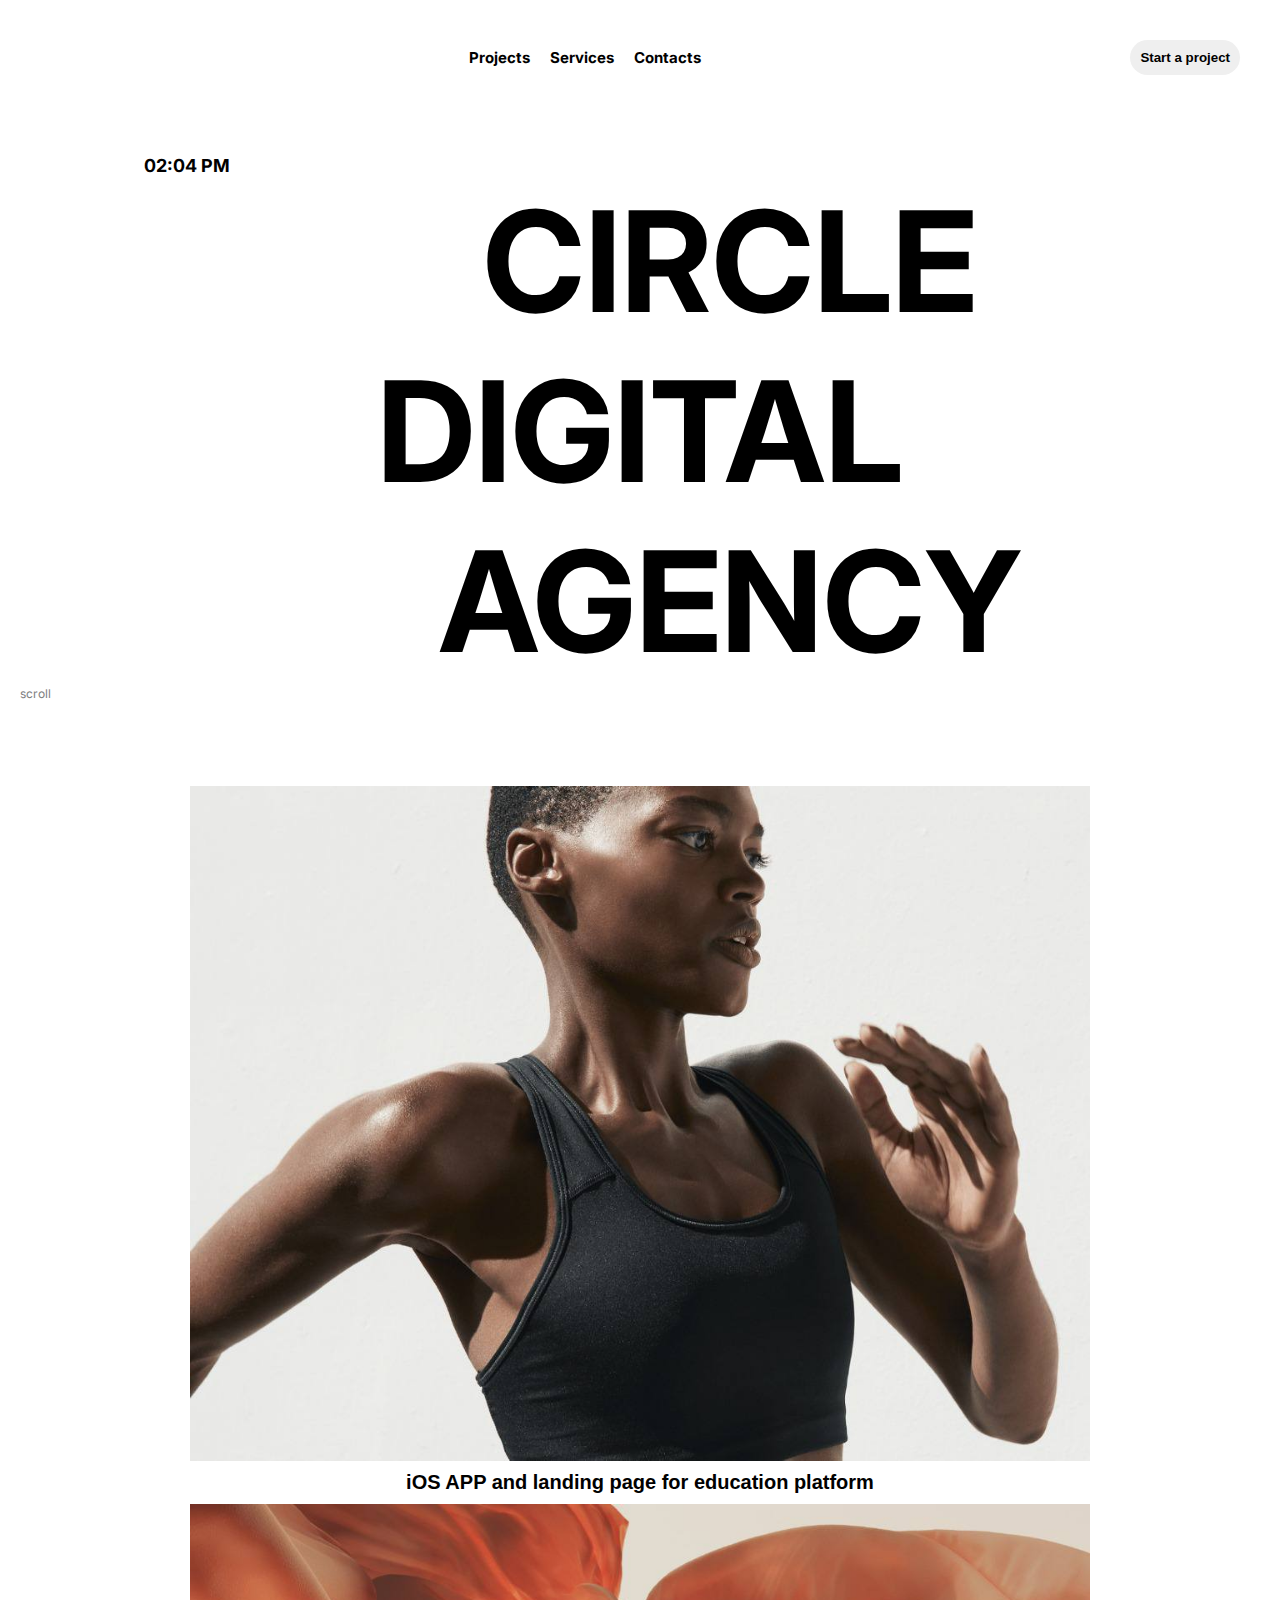
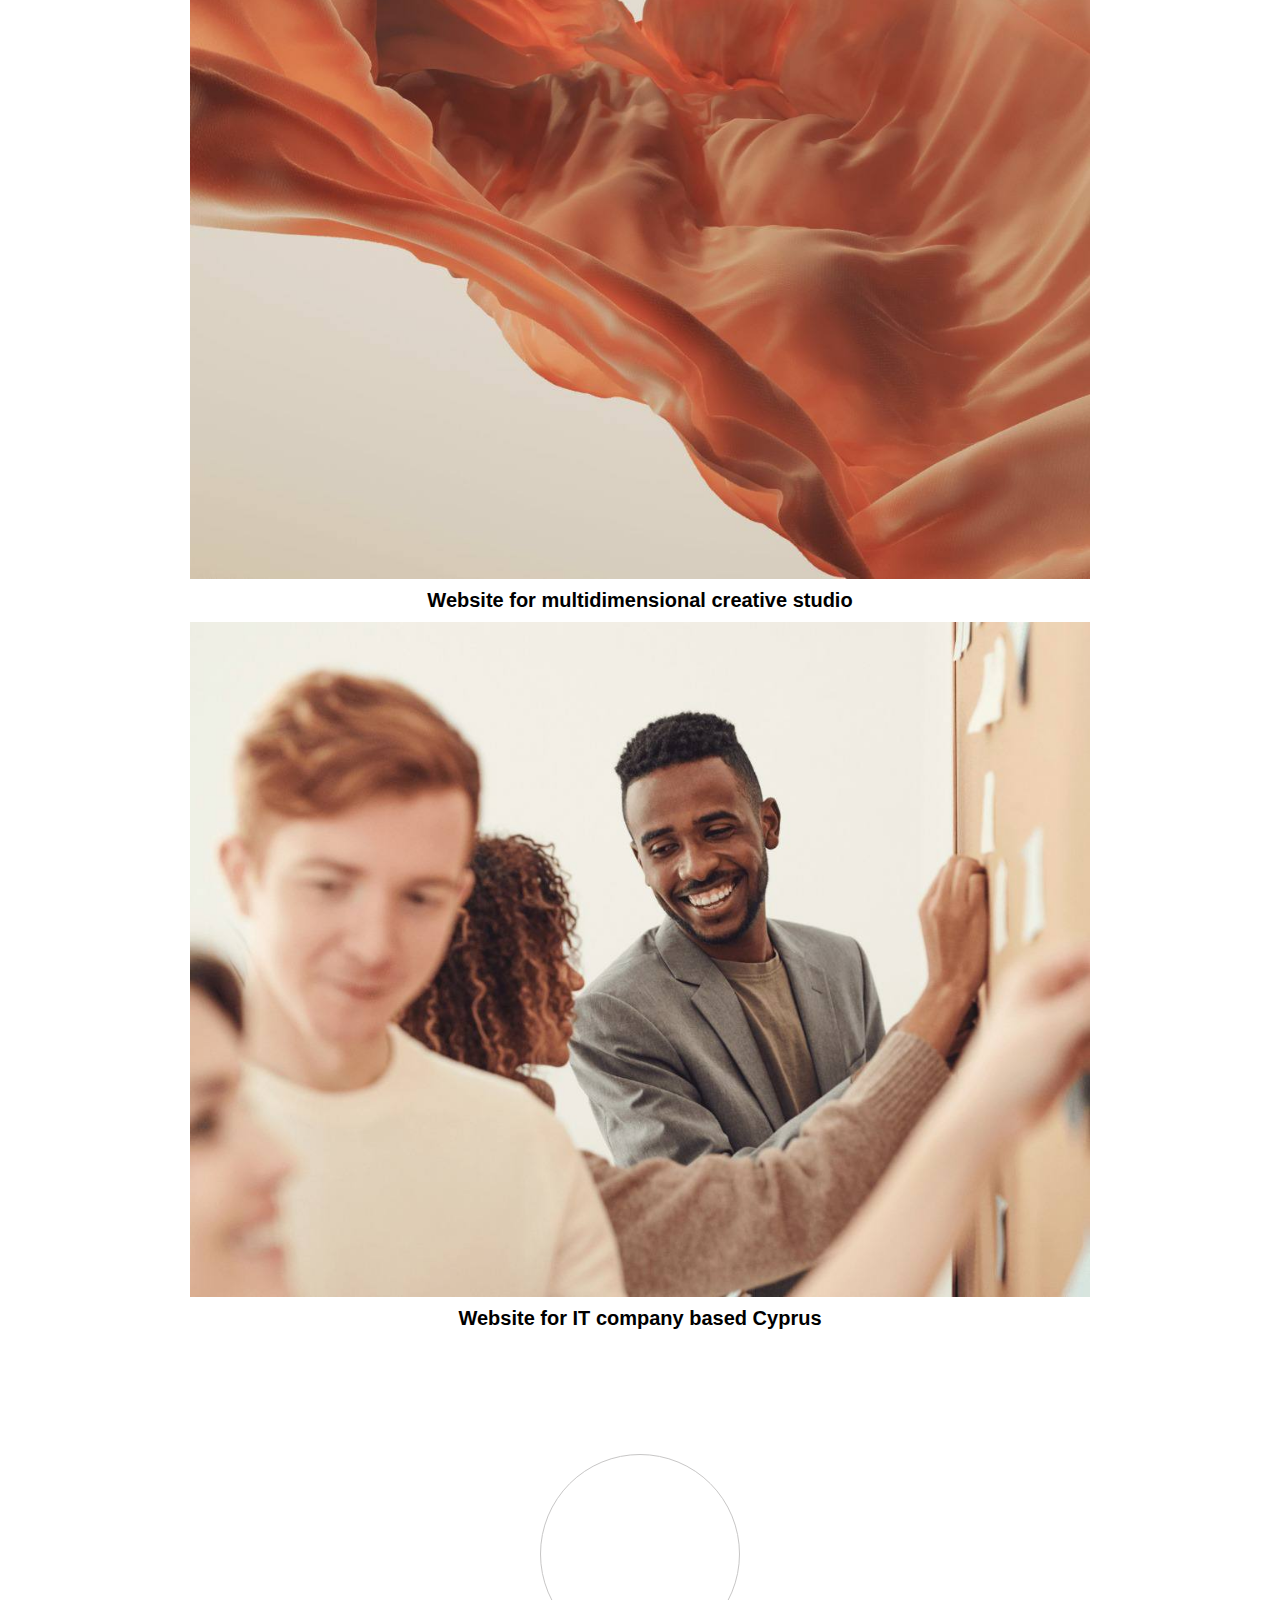
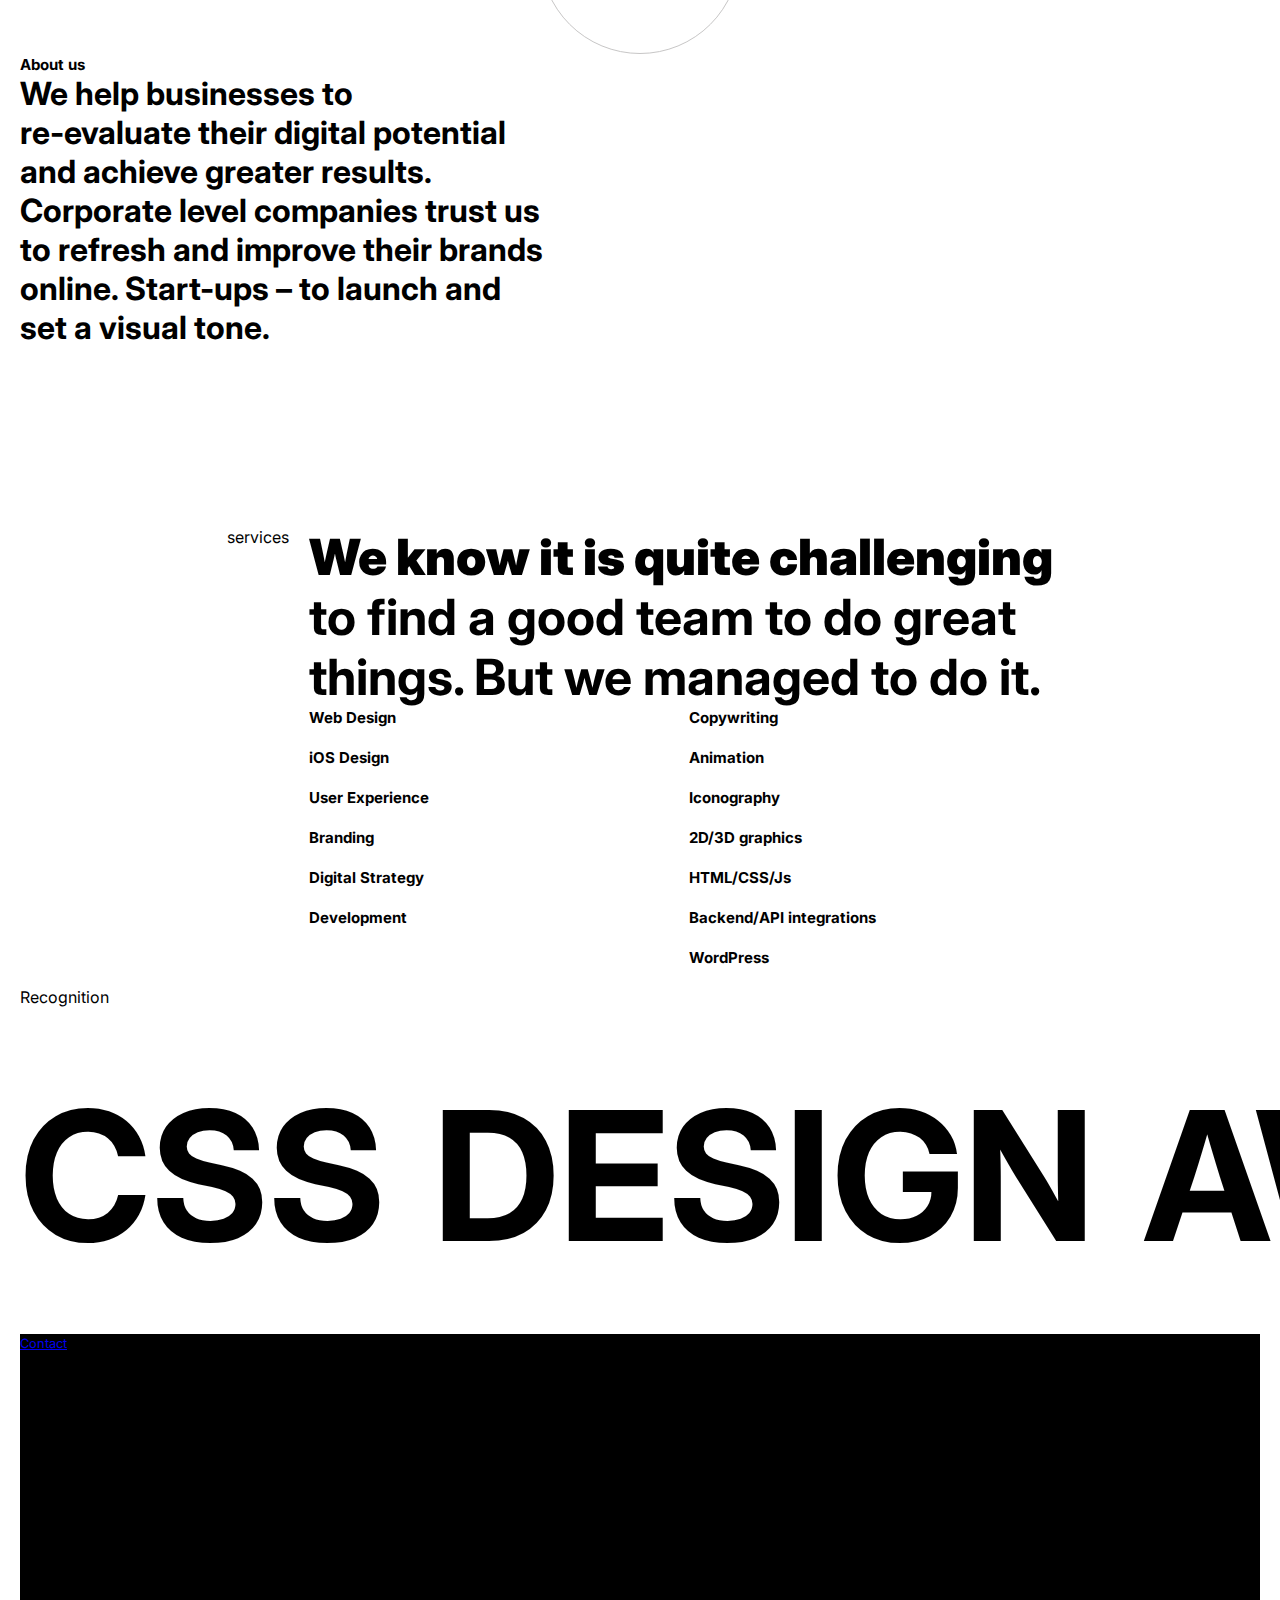
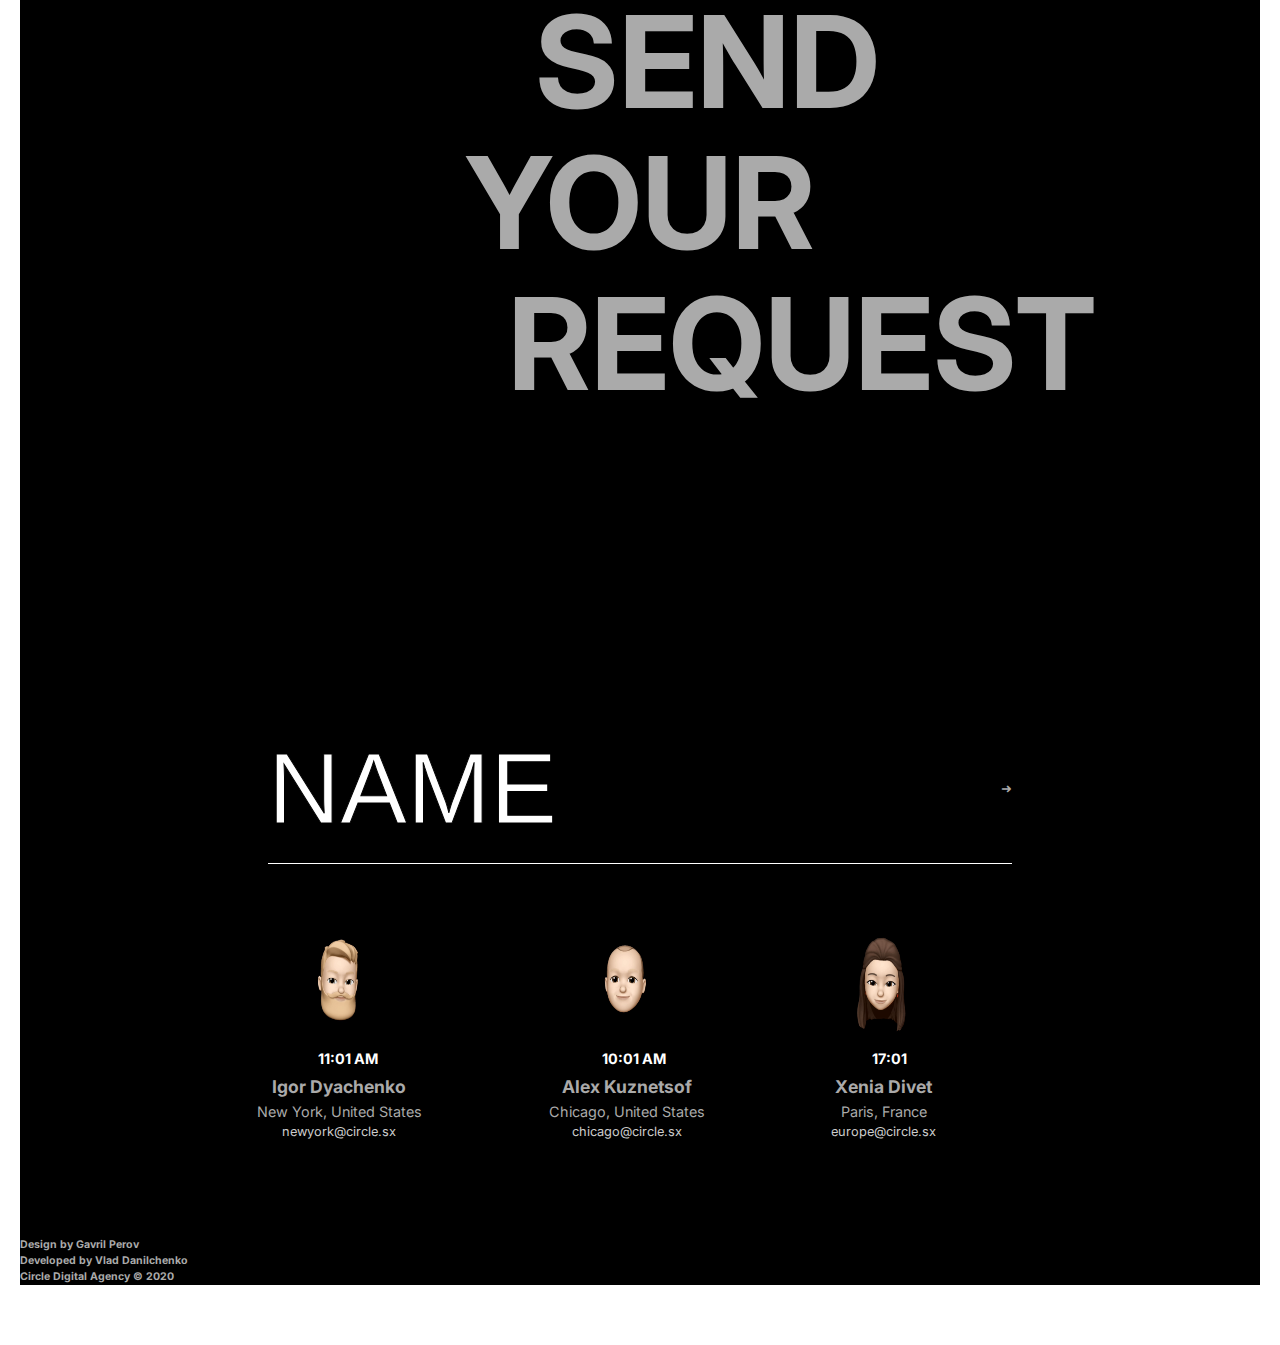
<file: index.html>
<!DOCTYPE html>
<html lang="en">
<head>
  <meta charset="UTF-8" />
  <meta name="viewport" content="width=device-width, initial-scale=1.0" />
  <title>Circle Digital Agency</title>
  <link rel="stylesheet" href="style.css" />

</head>
<body>
  <header>
    <div class="left-section">
      <div class="logo"><svg xmlns="http://www.w3.org/2000/svg" height="24px" viewBox="0 -960 960 960" width="24px" fill="#1f1f1f"><path d="M480-80q-83 0-156-31.5T197-197q-54-54-85.5-127T80-480q0-83 31.5-156T197-763q54-54 127-85.5T480-880q83 0 156 31.5T763-763q54 54 85.5 127T880-480q0 83-31.5 156T763-197q-54 54-127 85.5T480-80Zm0-80q133 0 226.5-93.5T800-480q0-133-93.5-226.5T480-800q-133 0-226.5 93.5T160-480q0 133 93.5 226.5T480-160Zm0-160q-66 0-113-47t-47-113q0-66 47-113t113-47q66 0 113 47t47 113q0 66-47 113t-113 47Z"/></svg></div>
    
    </div>
    <nav class="menu">
      <a href="#">Projects</a>
      <a href="#">Services</a>
      <a href="#">Contacts</a>
    </nav>
    <div class="btn">
      <button class="start-btn">Start a project</button>
    </div>
  </header><br><br><br>

  <main>
    <div class="time">02:04 PM</div>
    <h1 class="main-title">
      &nbsp;&nbsp;&nbsp;&nbsp;&nbsp;&nbsp;CIRCLE<br />
    DIGITAL<br />
      &nbsp;&nbsp;&nbsp;&nbsp;&nbsp;&nbsp;AGENCY
    </h1>
    <div class="scroll">scroll</div>
    <h2 class="city-switch">
  <span>EUROPE</span>
  <span>NEW YORK</span>
  <span>CHICAGO</span>
</h2>
<!-- cherif -->
 <div class="image1">
        <img src="image/image 1.jpg" alt="">
        <p>iOS APP and landing page for education platform</p>
    </div>
    <div class="image2">
        <img src="image/image 2.jpg" alt="">
        <p>Website for multidimensional creative studio</p>
    </div>
    <div class="image3">
        <img src="image/image 3.jpg" alt="">
        <p>Website for IT company based Cyprus</p>
    </div>
    <div class="circle-5">
        <!-- <p><br><br><br><br>+5</p> -->
    </div>

<!-- laye -->
  <nav>
    <div class="circle"></div>
    <a href="#" class="about-link">About us</a>
  </nav>

  <main>
    <h1>
      We help businesses to<br>
      re-evaluate their digital potential<br>
      and achieve greater results.<br>
      Corporate level companies trust us<br>
      to refresh and improve their brands<br>
      online. Start-ups – to launch and<br>
      set a visual tone.
    </h1>
   <div class="logo-container">
  <div class="logo-slot">
    <img src="logo 1/lg-seeklogo.png" alt="LG" class="logo first">
    <img src="logo2/image-removebg-preview (5).png" alt="BMW" class="logo second">
  </div>
  <div class="logo-slot">
    <img src="logo 1/Capture d’écran 2025-06-18 171742.png" alt="Opploans" class="logo first">
    <img src="logo2/image-removebg-preview (6).png" alt="Amazon" class="logo second">
  </div>
  <div class="logo-slot">
    <img src="logo 1/Capture d’écran 2025-06-18 171232.png" alt="Adobe" class="logo first">
    <img src="logo2/image-removebg-preview (8).png" alt="Apple" class="logo second">
  </div>
  <div class="logo-slot">
    <img src="logo 1/Capture d’écran 2025-06-18 172158.png" alt="Barclays" class="logo first">
    <img src="logo2/image-removebg-preview (7).png" alt="Google" class="logo second">
  </div>
</div>
  </main>
  <!-- maleye -->
   
   <div class="parent">
    <a>services</a>
    <div class="gora">
    <div class="partie1">
               <p> <b>We know it is quite challenging </b>
            <br>to find a good team to do great
            <br> things. But we managed to do it.</p>
    </div>
    <div class="partie2">
        <div class="saliou">
           
                <a>Web Design</a><br><br>
                <a>iOS Design</a><br><br>
                <a>User Experience</a><br><br>
                <a>Branding</a><br><br>
                <a>Digital Strategy</a><br><br>
                <a>Development </a><br><br>
        </div>
        <div class="maleye">
            
            <a>Copywriting</a><br><br>
            <a>Animation</a><br><br>
            <a>Iconography</a><br><br>
            <a>2D/3D graphics</a><br><br>
            <a>HTML/CSS/Js</a><br><br>
            <a>Backend/API integrations</a><br><br>
            <a>WordPress</a><br><br>
        </div>
    </div>
    </div>
    </div>
  

    <!-- habibatou -->
     <p>Recognition</p><br><br><br>
    <div class="texte-en-block">
        <div class="content">
            <div class="texte">
                
                    <h1>CSS</h1>
                
            </div>
            <div class="texte">
                
                    <h1>DESIGN</h1>
                
            </div>
            <div class="texte">
                    <h1>AWARDS</h1>
            </div>
            <div class="chiffre">
                    <h1>X7</h1>
            </div>
            <div class="texte">
                    <h1>AWWWARDS</h1>
            </div>
            <div class="chiffre">
                    <h1>X6</h1>
            </div>
            <div class="texte">
                    <h1>BEHANCE</h1>
            </div>
            <div class="chiffre">
                    <h1>X17</h1>
            </div>
        </div>
    </div>

<!-- khady -->
 <footer>
        <a href="#" class="contact-link">Contact</a>
  
    
      <section class="hero">
        <h1>
          &nbsp;&nbsp;&nbsp; &nbsp;SEND<br />
           YOUR<br />
           &nbsp;&nbsp;&nbsp;&nbsp;&nbsp;&nbsp;&nbsp;&nbsp;&nbsp;&nbsp;&nbsp;&nbsp;REQUEST
        </h1>
      </section>
    
      <section class="team-section">
        <div class="team-header">
          <h2 class="name">Name</h2>
          <div class="arrow">➜</div>
        </div><br><br>
    
    
        <div class="team">
          <div class="member">
            <img src="avatar/Igor.gif" alt="GIF local">
    
            <p class="time">11:01 AM</p>
            <h3>Igor Dyachenko</h3>
            <p>New York, United States</p>
            <p class="email">newyork@circle.sx</p>
          </div>
          <div class="member">
            <img src="avatar/Alex.gif" alt="GIF local">
    
            <p class="time">10:01 AM</p>
            <h3>Alex Kuznetsof</h3>
            <p>Chicago, United States</p>
            <p class="email">chicago@circle.sx</p>
          </div>
          <div class="member">
            <img src="avatar/Xenia.gif" alt="GIF local">
    
            <p class="time">17:01</p>
            <h3>Xenia Divet</h3>
            <p>Paris, France</p>
            <p class="email">europe@circle.sx</p>
          </div>
        </div>
      </section><br><br><br><br><br>
    
      
        <h5>Design by Gavril Perov</h5>
        <h5>Developed by Vlad Danilchenko</h5>
        <h5>Circle Digital Agency © 2020</h5>
      </footer><br><br>
</body>
</html>
</file>
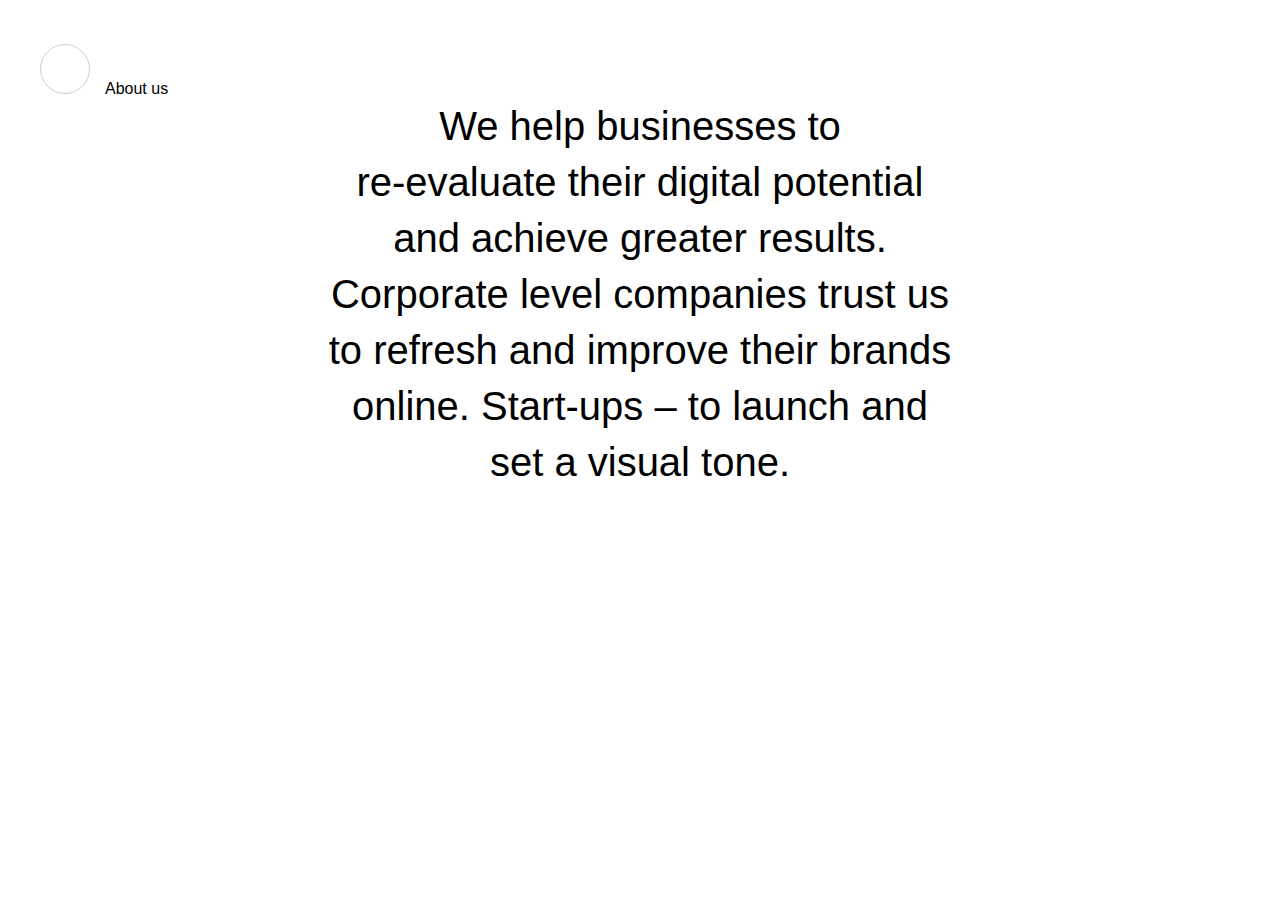
<file: about us.html>
<!DOCTYPE html>
<html lang="en">
<head>
    <meta charset="UTF-8">
    <meta name="viewport" content="width=device-width, initial-scale=1.0">
    <link rel="stylesheet" href="about us.css">
    <title>Document</title>
    
</head>
<body>
    <nav>
    <div class="circle"></div>
    <a href="#" class="about-link">About us</a>
  </nav>

  <main>
    <h1>
      We help businesses to<br>
      re-evaluate their digital potential<br>
      and achieve greater results.<br>
      Corporate level companies trust us<br>
      to refresh and improve their brands<br>
      online. Start-ups – to launch and<br>
      set a visual tone.
    </h1>
   <div class="logo-container">
  <div class="logo-slot">
    <img src="logo 1/lg-seeklogo.png" alt="LG" class="logo first">
    <img src="logo2/image-removebg-preview (5).png" alt="BMW" class="logo second">
  </div>
  <div class="logo-slot">
    <img src="logo 1/Capture d’écran 2025-06-18 171742.png" alt="Opploans" class="logo first">
    <img src="logo2/image-removebg-preview (6).png" alt="Amazon" class="logo second">
  </div>
  <div class="logo-slot">
    <img src="logo 1/Capture d’écran 2025-06-18 171232.png" alt="Adobe" class="logo first">
    <img src="logo2/image-removebg-preview (8).png" alt="Apple" class="logo second">
  </div>
  <div class="logo-slot">
    <img src="logo 1/Capture d’écran 2025-06-18 172158.png" alt="Barclays" class="logo first">
    <img src="logo2/image-removebg-preview (7).png" alt="Google" class="logo second">
  </div>
</div>


  </main>
</body>
</html>
</file>
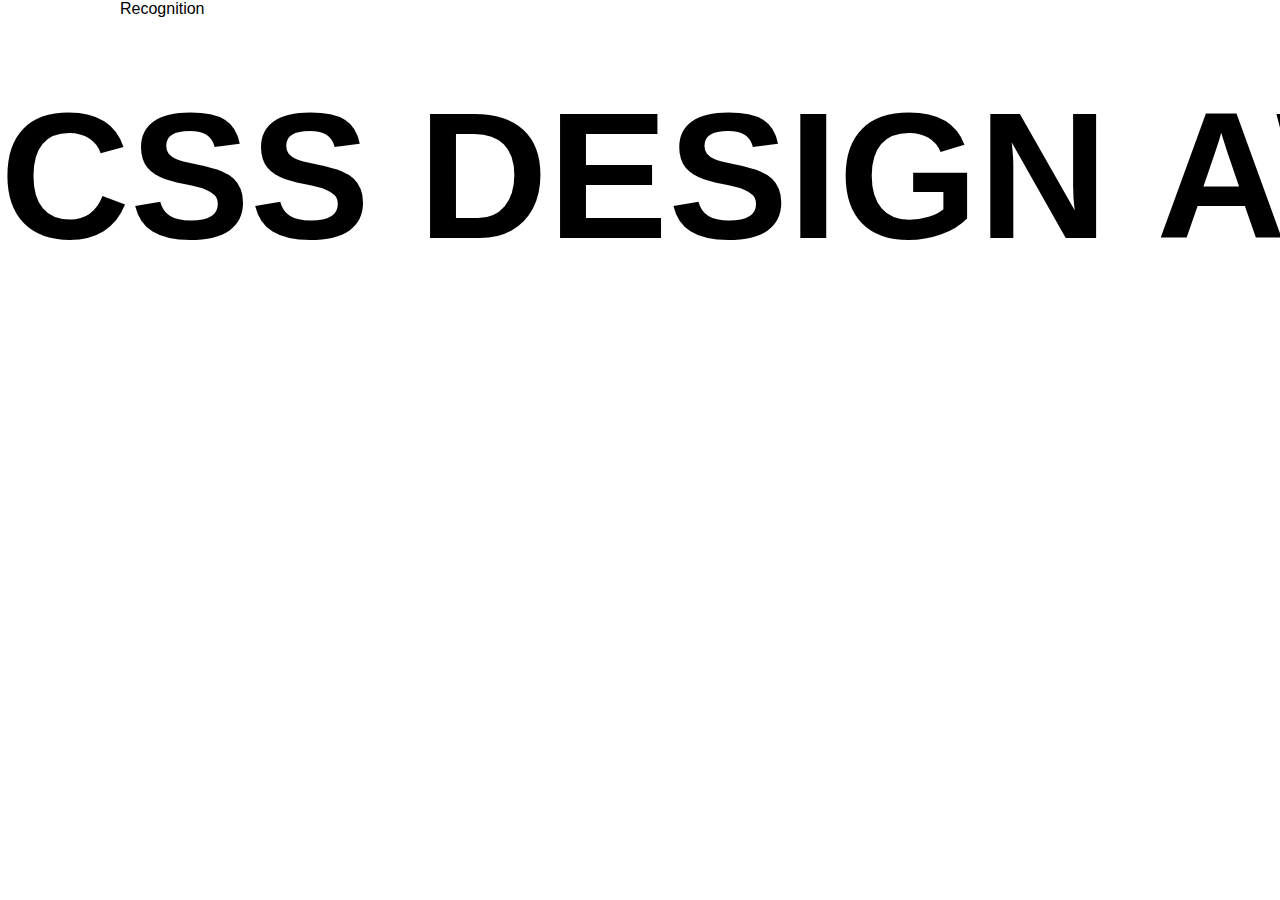
<file: design.html>
<!DOCTYPE html>
<html lang="en">

<head>
    <meta charset="UTF-8">
    <meta name="viewport" content="width=device-width, initial-scale=1.0">
    <link rel="stylesheet" href="design.css">
    <title>Document</title>
</head>

<body>
    <p>Recognition</p><br><br><br>
    <div class="texte-en-block">
        <div class="content">
            <div class="texte">
                
                    <h1>CSS</h1>
                
            </div>
            <div class="texte">
                
                    <h1>DESIGN</h1>
                
            </div>
            <div class="texte">
                    <h1>AWARDS</h1>
            </div>
            <div class="chiffre">
                    <h1>X7</h1>
            </div>
            <div class="texte">
                    <h1>AWWWARDS</h1>
            </div>
            <div class="chiffre">
                    <h1>X6</h1>
            </div>
            <div class="texte">
                    <h1>BEHANCE</h1>
            </div>
            <div class="chiffre">
                    <h1>X17</h1>
            </div>
        </div>
    </div>

</body>

</html>
</file>
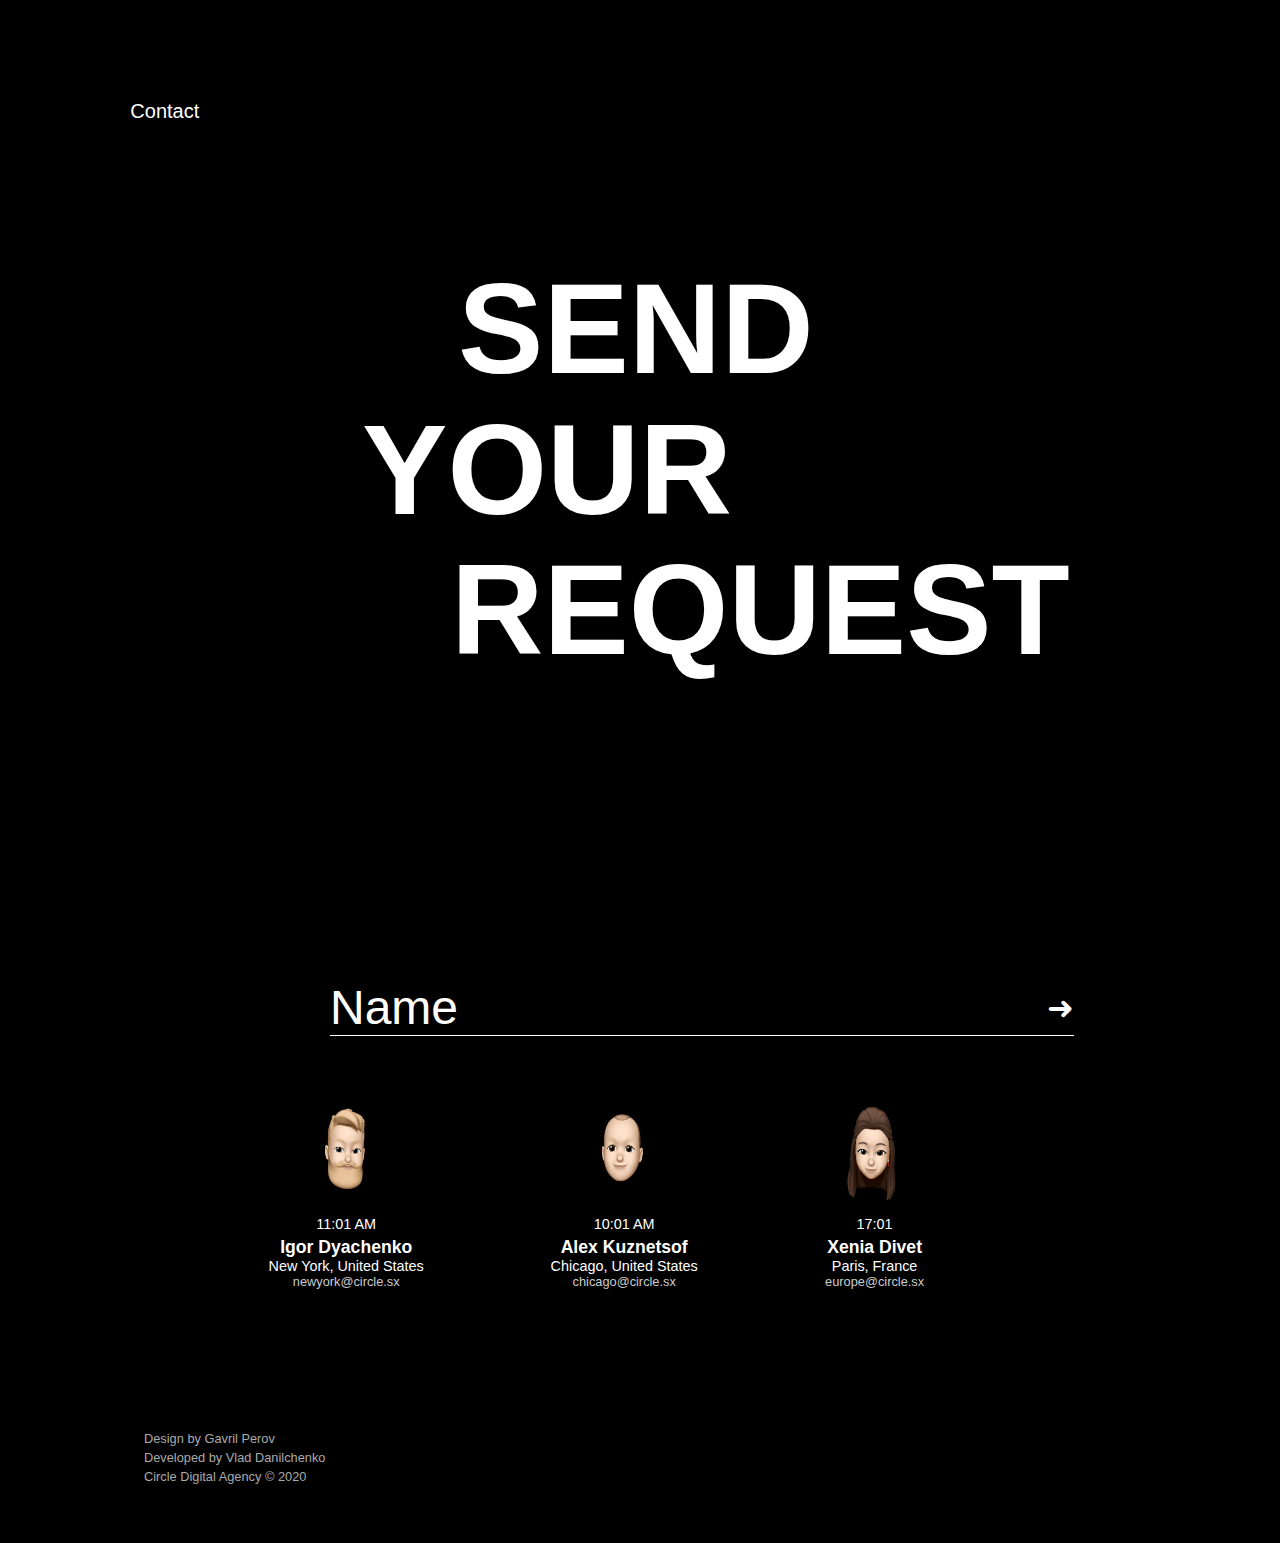
<file: footer.html>
<!DOCTYPE html>
<html lang="en">
<head>
    <meta charset="UTF-8">
    <meta name="viewport" content="width=device-width, initial-scale=1.0">
    <link rel="stylesheet" href="footer.css">
    <title>Document</title>
</head>
<body>
    <header>
        <a href="#" class="contact-link">Contact</a>
      </header>
    
      <section class="hero">
        <h1>
          &nbsp;&nbsp;&nbsp; &nbsp;SEND<br />
           YOUR<br />
           &nbsp;&nbsp;&nbsp;&nbsp;&nbsp;&nbsp;&nbsp;&nbsp;&nbsp;&nbsp;&nbsp;&nbsp;REQUEST
        </h1>
      </section>
    
      <section class="team-section">
        <div class="team-header">
          <h2>Name</h2>
          <div class="arrow">➜</div>
        </div><br><br>
    
    
        <div class="team">
          <div class="member">
            <img src="avatar/Igor.gif" alt="GIF local">
    
            <p class="time">11:01 AM</p>
            <h3>Igor Dyachenko</h3>
            <p>New York, United States</p>
            <p class="email">newyork@circle.sx</p>
          </div>
          <div class="member">
            <img src="avatar/Alex.gif" alt="GIF local">
    
            <p class="time">10:01 AM</p>
            <h3>Alex Kuznetsof</h3>
            <p>Chicago, United States</p>
            <p class="email">chicago@circle.sx</p>
          </div>
          <div class="member">
            <img src="avatar/Xenia.gif" alt="GIF local">
    
            <p class="time">17:01</p>
            <h3>Xenia Divet</h3>
            <p>Paris, France</p>
            <p class="email">europe@circle.sx</p>
          </div>
        </div>
      </section><br><br><br><br><br>
    
      <footer>
        <p>Design by Gavril Perov</p>
        <p>Developed by Vlad Danilchenko</p>
        <p>Circle Digital Agency © 2020</p>
      </footer><br><br>
    
</body>
</html>
</file>
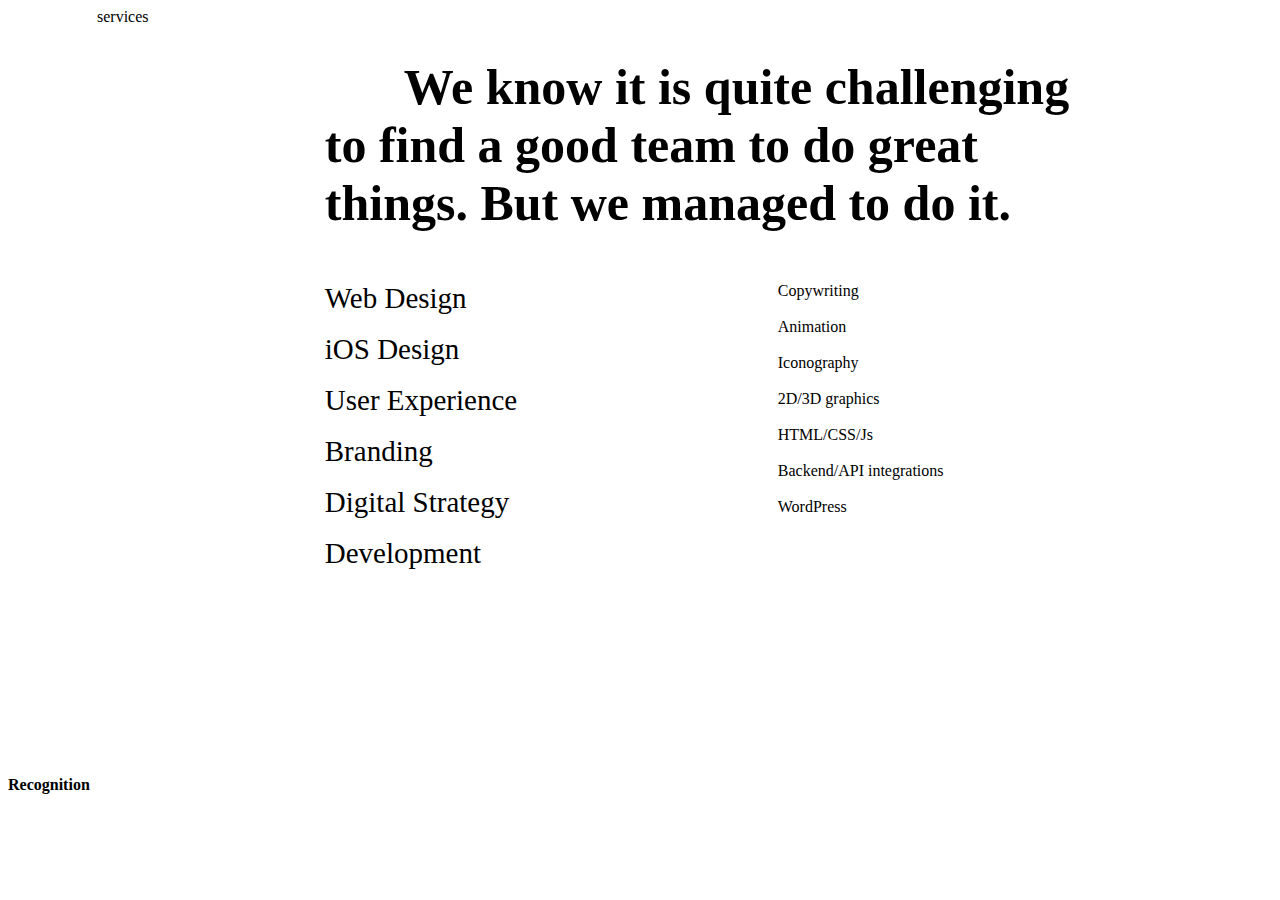
<file: service.html>
<!DOCTYPE html>
<html lang="en">
<head>
    <meta charset="UTF-8">
    <meta name="viewport" content="width=device-width, initial-scale=1.0">
    <link rel="stylesheet" href="service.css">
    <title>Document</title>
</head>
<body>
    <div class="parent">
    <a>services</a>
    <div class="gora">
    <div class="partie1">
               <p> <b>We know it is quite challenging </b>
            <br>to find a good team to do great
            <br> things. But we managed to do it.</p>
    </div>
    <div class="partie2">
        <div class="saliou">
           
                <a>Web Design</a><br><br>
                <a>iOS Design</a><br><br>
                <a>User Experience</a><br><br>
                <a>Branding</a><br><br>
                <a>Digital Strategy</a><br><br>
                <a>Development </a><br><br>
        </div>
        <div class="maleye">
            
            <a>Copywriting</a><br><br>
            <a>Animation</a><br><br>
            <a>Iconography</a><br><br>
            <a>2D/3D graphics</a><br><br>
            <a>HTML/CSS/Js</a><br><br>
            <a>Backend/API integrations</a><br><br>
            <a>WordPress</a><br><br>
        </div>
    </div>
    </div>
   
    </div>
     <b>Recognition</b>
</body>
</html>
</file>
<file: style.css>
@import url('https://fonts.googleapis.com/css2?family=Inter:wght@400;600;700&display=swap');

* {
  margin: 0;
  padding: 0;
  box-sizing: border-box;
  transition: all 0.3s ease-in-out;
}

html {
  scroll-behavior: smooth;
}

/* -------------------- BASE -------------------- */
body {
  font-family: 'Inter', 'Helvetica Neue', Arial, sans-serif;
  background: white;
  color: black;
  height: auto;
  padding: 20px;
  cursor: pointer;
}

/* -------------------- HEADER -------------------- */
header {
  display: flex;
  justify-content: space-between;
  align-items: center;
  padding: 20px;
  position: relative;
  flex-wrap: wrap;
}

.menu {
  display: flex;
  gap: 20px;
  flex-wrap: wrap;
}

.menu a, .about-link, .saliou a, .maleye a {
  text-decoration: none;
  color: black;
  font-size: 15px;
  font-weight: bold;
}

.menu a:hover,
.start-btn:hover,
.about-link:hover,
.saliou a:hover,
.maleye a:hover {
  opacity: 0.6;
  cursor: pointer;
}

.start-btn {
  padding: 10px;
  margin: 0;
  border: none;
  border-radius: 20px;
  font-weight: bold;
}

.time {
  font-size: 18px;
  font-weight: bold;
  margin-left: 10%;
}

.scroll {
  position: absolute;
  left: 20px;
  font-size: 12px;
  color: gray;
}

/* -------------------- TITRE -------------------- */
.main-title {
  font-size: 140px;
  font-weight: bold;
  text-align: center;
  margin: 0 auto;
  max-width: 100%;
}

h2, .chiffre {
  font-family: 'Montserrat', sans-serif;
  font-weight: 300;
  font-size: 100px;
  color: transparent;
  -webkit-text-stroke: 1px black;
  text-transform: uppercase;
}

.city-switch {
  position: relative;
  overflow: hidden;
  height: 100px;
  font-size: 120px;
  font-weight: bold; 
  text-align: center;
}

.city-switch span {
  position: absolute;
  top: 0;
  left: 0;
  right: 0;
  opacity: 0;
  animation: switchText 9s infinite;
}

.city-switch span:nth-child(1) { animation-delay: 0s; }
.city-switch span:nth-child(2) { animation-delay: 3s; }
.city-switch span:nth-child(3) { animation-delay: 6s; }

@keyframes switchText {
  0%, 10%   { opacity: 0; transform: translateY(20px); }
  15%, 30%  { opacity: 1; transform: translateY(0); }
  35%, 100% { opacity: 0; transform: translateY(-20px); }
}

.image1 img,
.image2 img,
.image3 img {
  width: 100%;
  max-width: 900px;
  display: block;
  margin: 0 auto;
}

.image1 p,
.image2 p,
.image3 p {
  text-align: center;
  font-size: 20px;
  font-weight: bolder;
  font-family: sans-serif;
  margin: 10px 0;
}


.circle-5 {
  margin: 10% auto 0 auto;
  border: 1px solid rgb(199, 198, 198);
  border-radius: 50%;
  width: 200px;
  height: 200px;
  padding: 10px;
  display: flex;
  align-items: center;
  justify-content: center;
}

.circle-5:hover {
  background-color: black;
  color: white;
}

.circle-5 p {
  text-align: center;
}

/* -------------------- LOGO ANIMATION -------------------- */
.logo-container {
  display: grid;
  grid-template-columns: repeat(auto-fit, minmax(120px, 1fr));
  gap: 20px;
  width: 90%;
  margin: 50px auto;
}

.logo-slot {
  position: relative;
  width: 100%;
  height: 80px;
}

.logo {
  position: absolute;
  top: 0;
  left: 0;
  width: 100%;
  height: 100%;
  object-fit: contain;
  opacity: 0;
  animation: fadeSwap 8s infinite;
}

.logo.first { animation-delay: 0s; }
.logo.second { animation-delay: 4s; }

@keyframes fadeSwap {
  0%, 10%   { opacity: 0; }
  15%, 45%  { opacity: 1; }
  50%, 100% { opacity: 0; }
}

/* -------------------- SECTION SERVICE -------------------- */
.parent {
  display: flex;
  flex-wrap: wrap;
  gap: 20px;
  margin: 0 auto;
  max-width: 1200px;
  justify-content: center;
}

.gora p {
  font-size: 50px;
  font-weight: bold;
  text-align: left;
  margin: 0;
  padding: 0;
}

.partie2 {
  display: flex;
  flex-wrap: wrap;
  gap: 35%;
}

/* -------------------- ANIMATION RECOGNITION -------------------- */
.texte-en-block {
  width: fit-content;    
  position: relative;
  overflow: hidden;
  margin: 0 auto;
}

.content {
  width: fit-content;
  display: flex;
  gap: 3rem;
  animation: loop 10s linear infinite;
}

.texte, .chiffre {
  display: flex;
  align-items: center;
  gap: 0 0.2rem;
  text-transform: uppercase;
  font-size: 90px;
}

@keyframes loop {
  0%   { transform:translateX(0); }
  100% { transform:translateX(-40%); }
}

/* -------------------- SECTION CONTACT / TEAM -------------------- */
.hero {
  height: 100vh;
  display: flex;
  justify-content: center;
  align-items: center;
  text-align: center;
  margin: 0;
  padding: 0 10px;
}

.hero h1 {
  font-size: 10vw;
  font-weight: bold;
  line-height: 1.1;
}

.team-section {
  margin-top: 60px;
}

.team-header {
  display: flex;
  justify-content: space-between;
  align-items: center;
  border-bottom: 1px solid white;
  width: 60%;
  margin: 0 auto 30px auto;
}

.name {
  color: white;
}

.team {
  display: flex;
  flex-wrap: wrap;
  justify-content: center;
  gap: 40px;
}

.member {
  text-align: center;
  max-width: 220px;
  margin-right: 7%;
}

.member img {
  width: 100px;
  height: 100px;
  border-radius: 50%;
}

.member .time {
  color: white;
  margin-top: 10px;
}

.member h3 {
  margin-top: 5px;
  font-size: 1.1rem;
}

.member p {
  font-size: 0.9rem;
}

.member .email {
  font-size: 0.8rem;
  color: #ccc;
}

footer {
  margin-top: 50px;
  font-size: 0.8rem;
  color: #aaa;
  line-height: 1.5;
  text-align: left;
  /* margin-left: 10%; */
  width: 100%;
  background-color: black;
}

/* -------------------- RESPONSIVE -------------------- */
@media (max-width: 768px) {
  .main-title {
    font-size: 40px;
    margin: 0 10px;
  }

  .europe,
  .city-switch {
    font-size: 48px;
  }

  .menu {
    flex-direction: column;
    align-items: center;
  }

  .gora p,
  .partie2 a,
  .image1 p,
  .image2 p,
  .image3 p {
    font-size: 16px;
    text-align: center;
    margin: 0 10px;
  }

  .logo-container {
    grid-template-columns: repeat(2, 1fr);
    gap: 15px;
  }

  .circle-5 {
    width: 120px;
    height: 120px;
    font-size: 14px;
  }
}

@media (max-width: 480px) {
  .main-title,
  .city-switch {
    font-size: 36px;
  }

  .hero h1 {
    font-size: 12vw;
  }

  .logo-container {
    grid-template-columns: 1fr;
  }
}
</file>
<file: about us.css>
* {
  margin: 0;
  padding: 0;
  box-sizing: border-box;
}

body {
  font-family: 'Helvetica Neue', sans-serif;
  background-color: white;
  color: black;
  padding: 40px;
  cursor: pointer;
}

nav {
  display: flex;
  align-items: center;
  margin-bottom: 40px;
}

.circle {
  width: 50px;
  height: 50px;
  border: 1px solid #ccc;
  border-radius: 50%;
  margin-right: 15px;
}

.about-link {
  text-decoration: none;
  color: black;
  font-weight: 500;
  margin-top: 40px;
}

main h1 {
  font-size: 2.5rem;
  line-height: 1.4;
  font-weight: 450;
  max-width: 800px;
  margin: auto;
  text-align: center;
  margin-top: -40px;
  padding: 0 20px;
}

/* Logos responsives */
.logo-container {
  display: grid;
  grid-template-columns: repeat(auto-fit, minmax(120px, 1fr));
  gap: 20px;
  width: 90%;
  margin: 50px auto;
}

.logo-slot {
  position: relative;
  width: 100%;
  height: 80px;
}

.logo {
  position: absolute;
  top: 0;
  left: 0;
  width: 100%;
  height: 100%;
  object-fit: contain;
  opacity: 0;
  animation: fadeSwap 8s infinite;
}

.logo.first {
  animation-delay: 0s;
}

.logo.second {
  animation-delay: 4s;
}

@keyframes fadeSwap {
  0%, 10%   { opacity: 0; }
  15%, 45%  { opacity: 1; }
  50%, 100% { opacity: 0; }
}

/* ---------------------- */
/* MEDIA QUERIES MOBILE   */
/* ---------------------- */
@media (max-width: 768px) {
  main h1 {
    font-size: 1.8rem;
    margin-top: 20px;
  }

  .circle {
    width: 40px;
    height: 40px;
  }

  .logo-container {
    grid-template-columns: repeat(2, 1fr);
    gap: 15px;
  }

  body {
    padding: 20px;
  }
}

@media (max-width: 480px) {
  main h1 {
    font-size: 1.5rem;
  }

  .logo-container {
    grid-template-columns: 1fr;
  }
}
</file>
<file: design.css>
* {
    margin: 0;
    padding: 0;
    box-sizing: border-box;
    font-family: Arial, Helvetica, sans-serif;
}

/* ----divparent--- */
.texte-en-block {
    width: fit-content;    /*la boîte utisera l'espace disponible */
    position: relative;
    overflow: hidden;
}
/* contenu du du bloque */
.content {
    width: fit-content;
    display: flex;
    gap: 3rem;
    animation: loop 10s linear infinite;
}
/* partie */
.texte {
    display: flex;
    align-items: center;
    gap: 0 0.2rem;
    text-transform: uppercase;
    font-size: 90px;

}
/* partie-chiffre */

.chiffre {
    font-family: 'Montserrat', 'sans serif';
    color: transparent;
    -webkit-text-stroke: 1px black;

}

.chiffre {
    display: flex;
    align-items: center;
    gap: 0 0.2rem;
    text-transform: uppercase;
    font-size: 90px;

}
p{
    position: relative;
    display: flex;
    left: 120px;
}

@keyframes loop{
   
    0%{
        transform:translateY(0);
        

        }
        100% {
            transform:translateX(-40%);

        }
       
    }
</file>
<file: footer.css>
* {
    margin: 0;
    padding: 0;
    box-sizing: border-box;
  }
  
  body {
    background: black;
    color: white;
    font-family: Arial, sans-serif;
    padding: 20px;
  }
  
  /* Header */
  header {
    position: absolute;
    top: 100px;
    left: 120px;
  }
  
  .contact-link {
    color: white;
    text-decoration: none;
    font-size: 20px;
    margin-top: 100%;
    margin-left: 15%;
  }
  header .contact-link{
    margin-bottom: 50%;
  }
  .contact-link a {
    margin-right: 30%;
  }
  
  /* Section 1 - Hero */
  .hero {
    height: 100vh;
    display: flex;
    justify-content: center;
    align-items: center;
    text-align: center;
    margin-right: 15%;
  }
  
  .hero h1 {
    font-size: 10vw;
    font-weight: bold;
    line-height: 1.1;
  }
  
  /* Section 2 - Team */
  .team-section {
    margin-top: 60px;
  }
  
  .team-header {
    display: flex;
    /* justify-content: center; */
    justify-content: space-between;
    align-items: center;
    border-bottom: 1px solid white;
    width: 60%;
    margin-bottom: 30px;
    margin-left: 25%;
  }
  
  .team-header h2 {
    font-size: 3rem;
    font-weight: 200;
  }
  
  .arrow {
    font-size: 2rem;
  }
  
  /* Team Members */
  .team {
    display: flex;
    flex-wrap: wrap;
    justify-content: center;
    gap: 40px;
  }
  
  .member {
    text-align: center;
    max-width: 220px;
    margin: 0;
    margin-right: 7%;
  }
  
  .member img {
    width: 100px;
    height: 100px;
    border-radius: 50%;
  }
  
  .member .time {
    color: white;
    margin-top: 10px;
  }
  
  .member h3 {
    margin-top: 5px;
    font-size: 1.1rem;
  }
  
  .member p {
    font-size: 0.9rem;
  }
  
  .member .email {
    font-size: 0.8rem;
    color: #ccc;
  }

  
  /* Footer */
  footer {
    margin-top: 50px;
    font-size: 0.8rem;
    color: #aaa;
    line-height: 1.5;
    text-align: left;
    margin-left: 10%;
  }
</file>
<file: service.css>
.parent {
    display: flex;
    margin-left: 89px;
}
.gora {
    margin-left: 15%;
    padding-bottom: 16%;
}
 p{
    font-size: 50px;
    font-weight: bold;
}
 p b {
    margin-left: 79px;
}
.partie2{
    display: flex;
    gap: 35%;
}
.saliou a {
    font-size: 29px;
}
</file>
